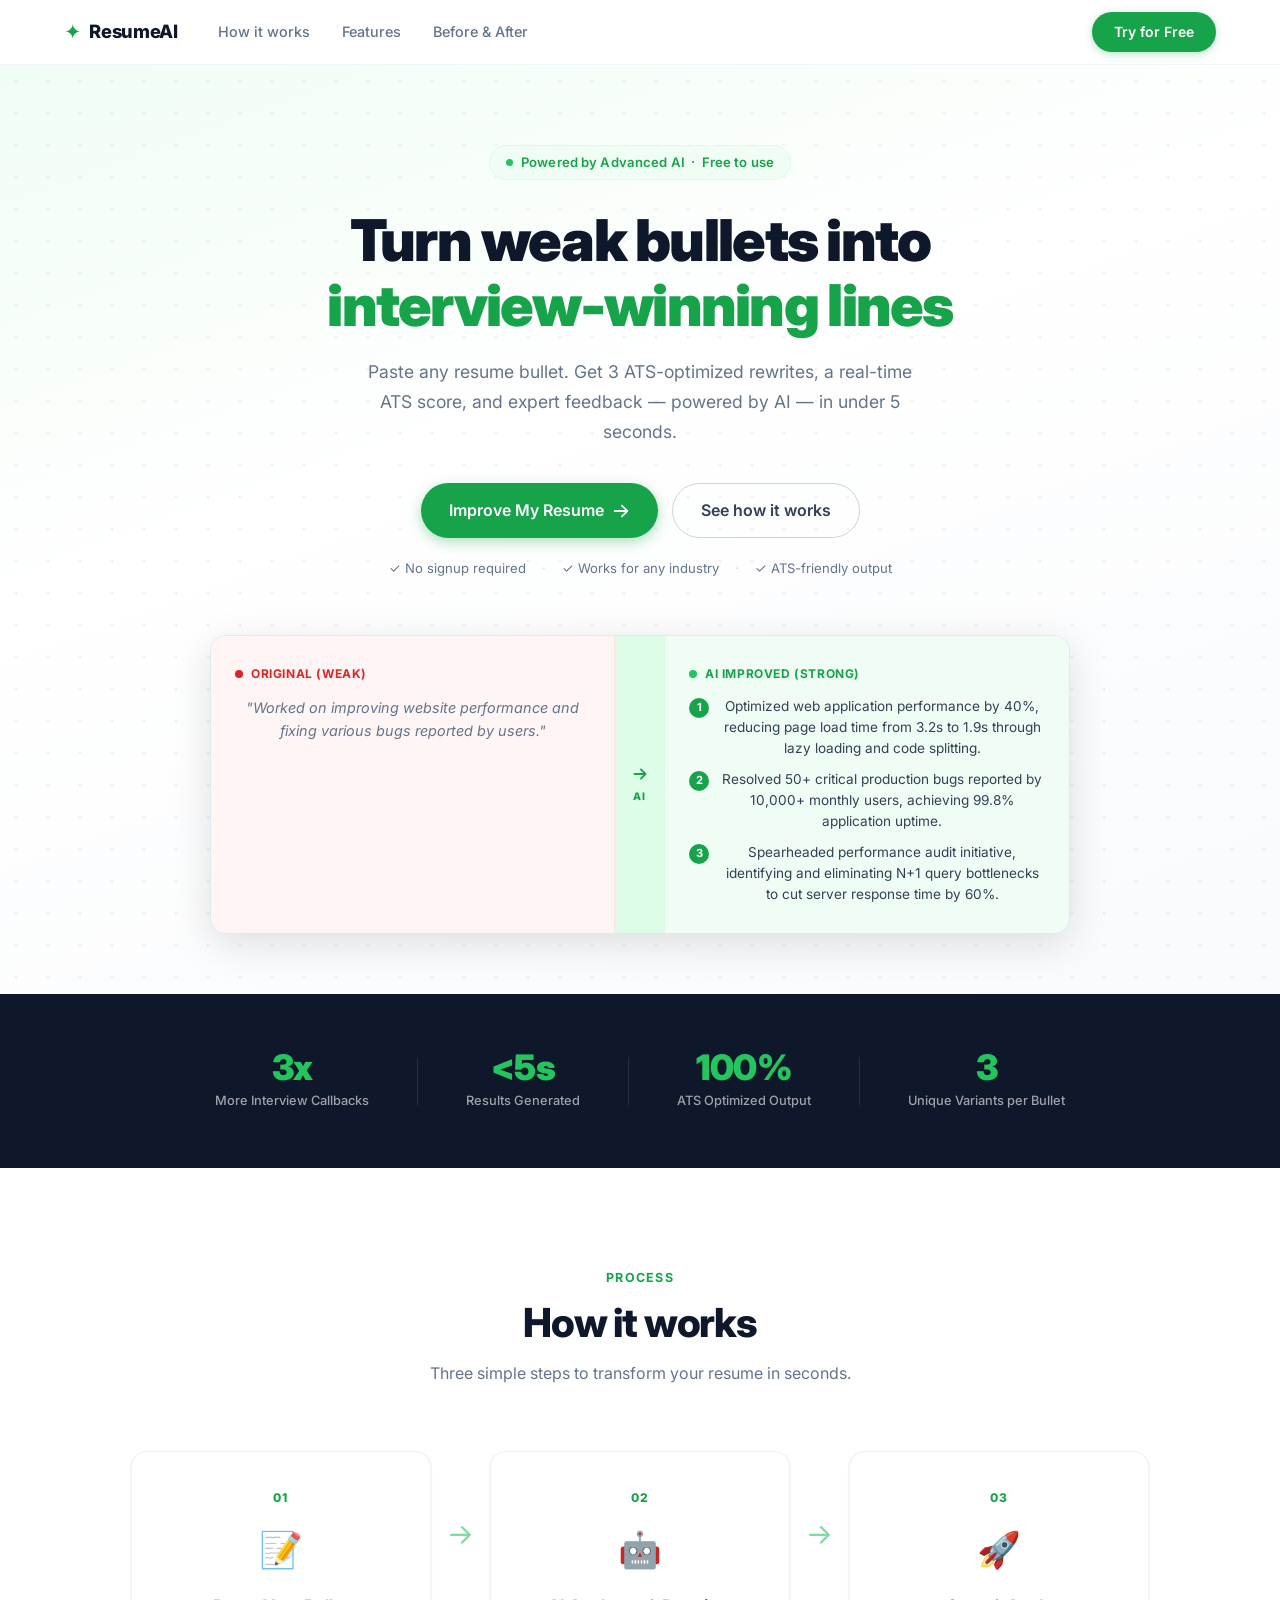
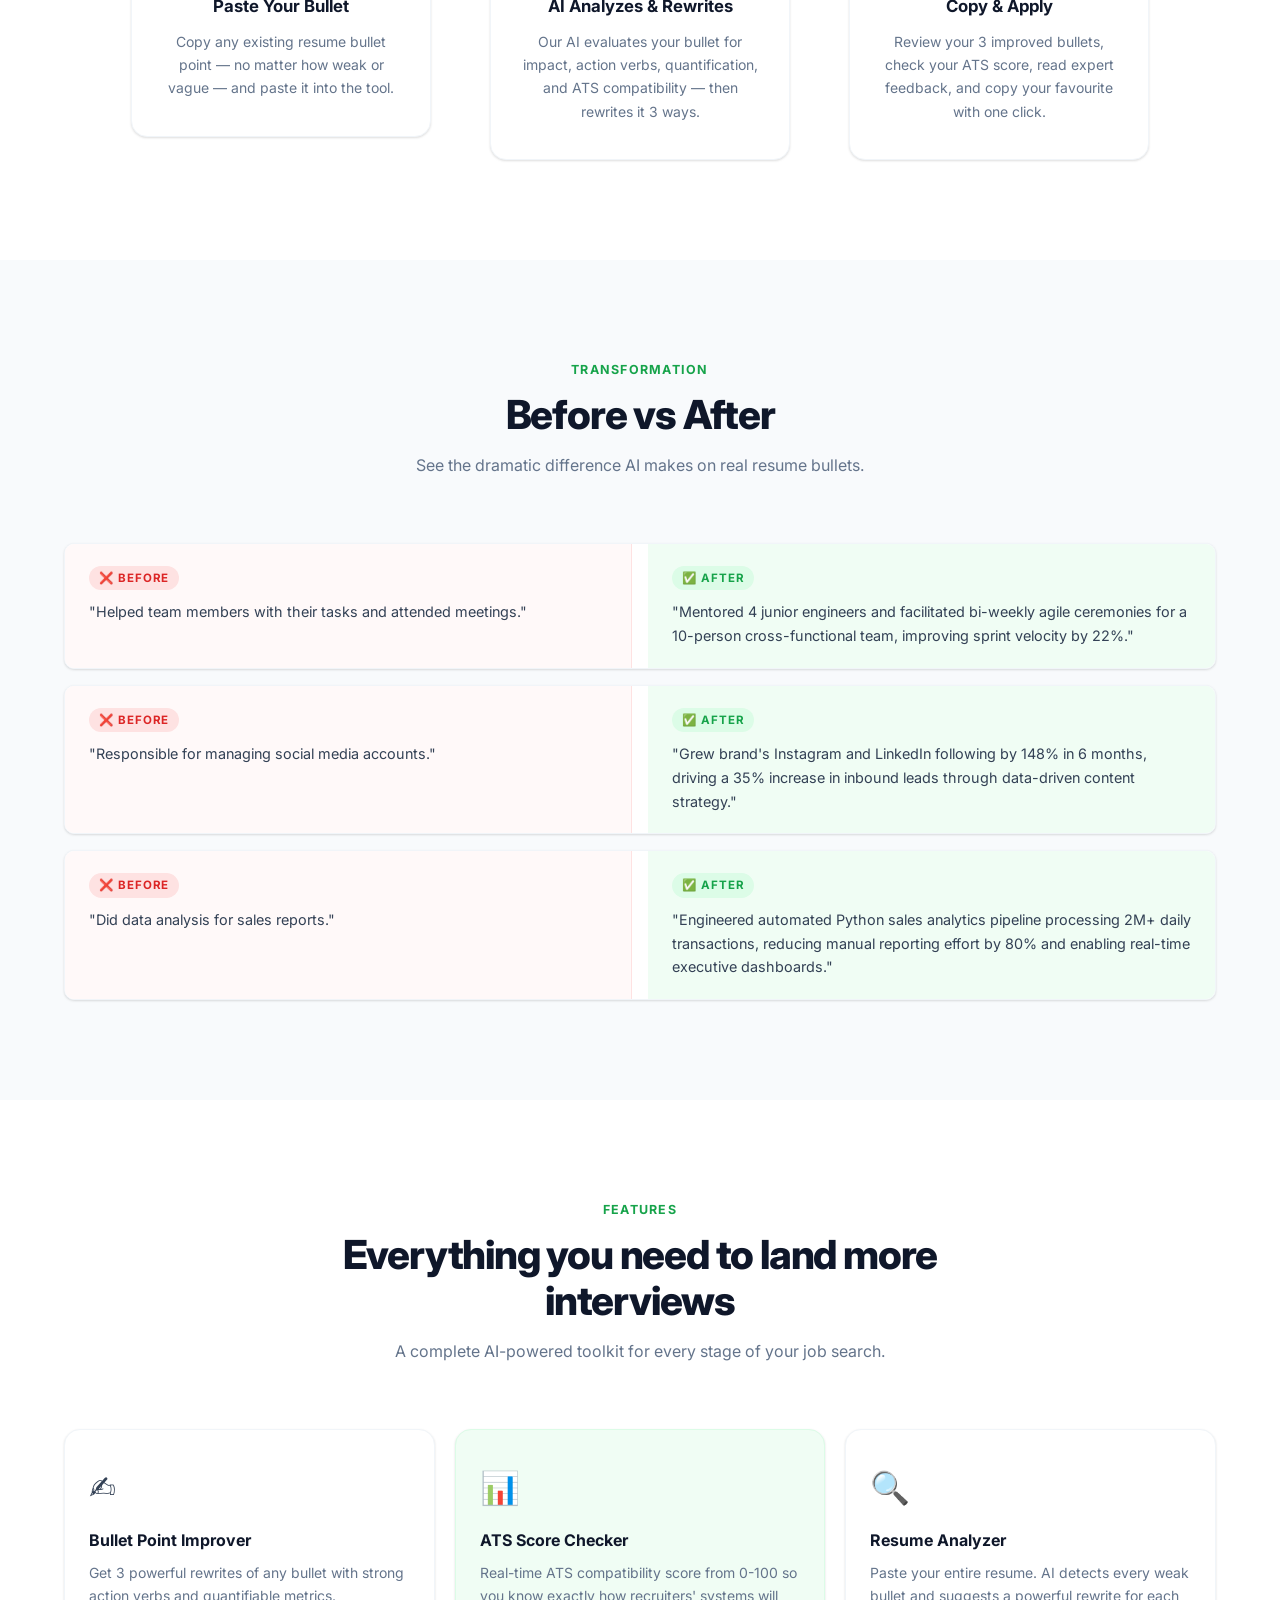
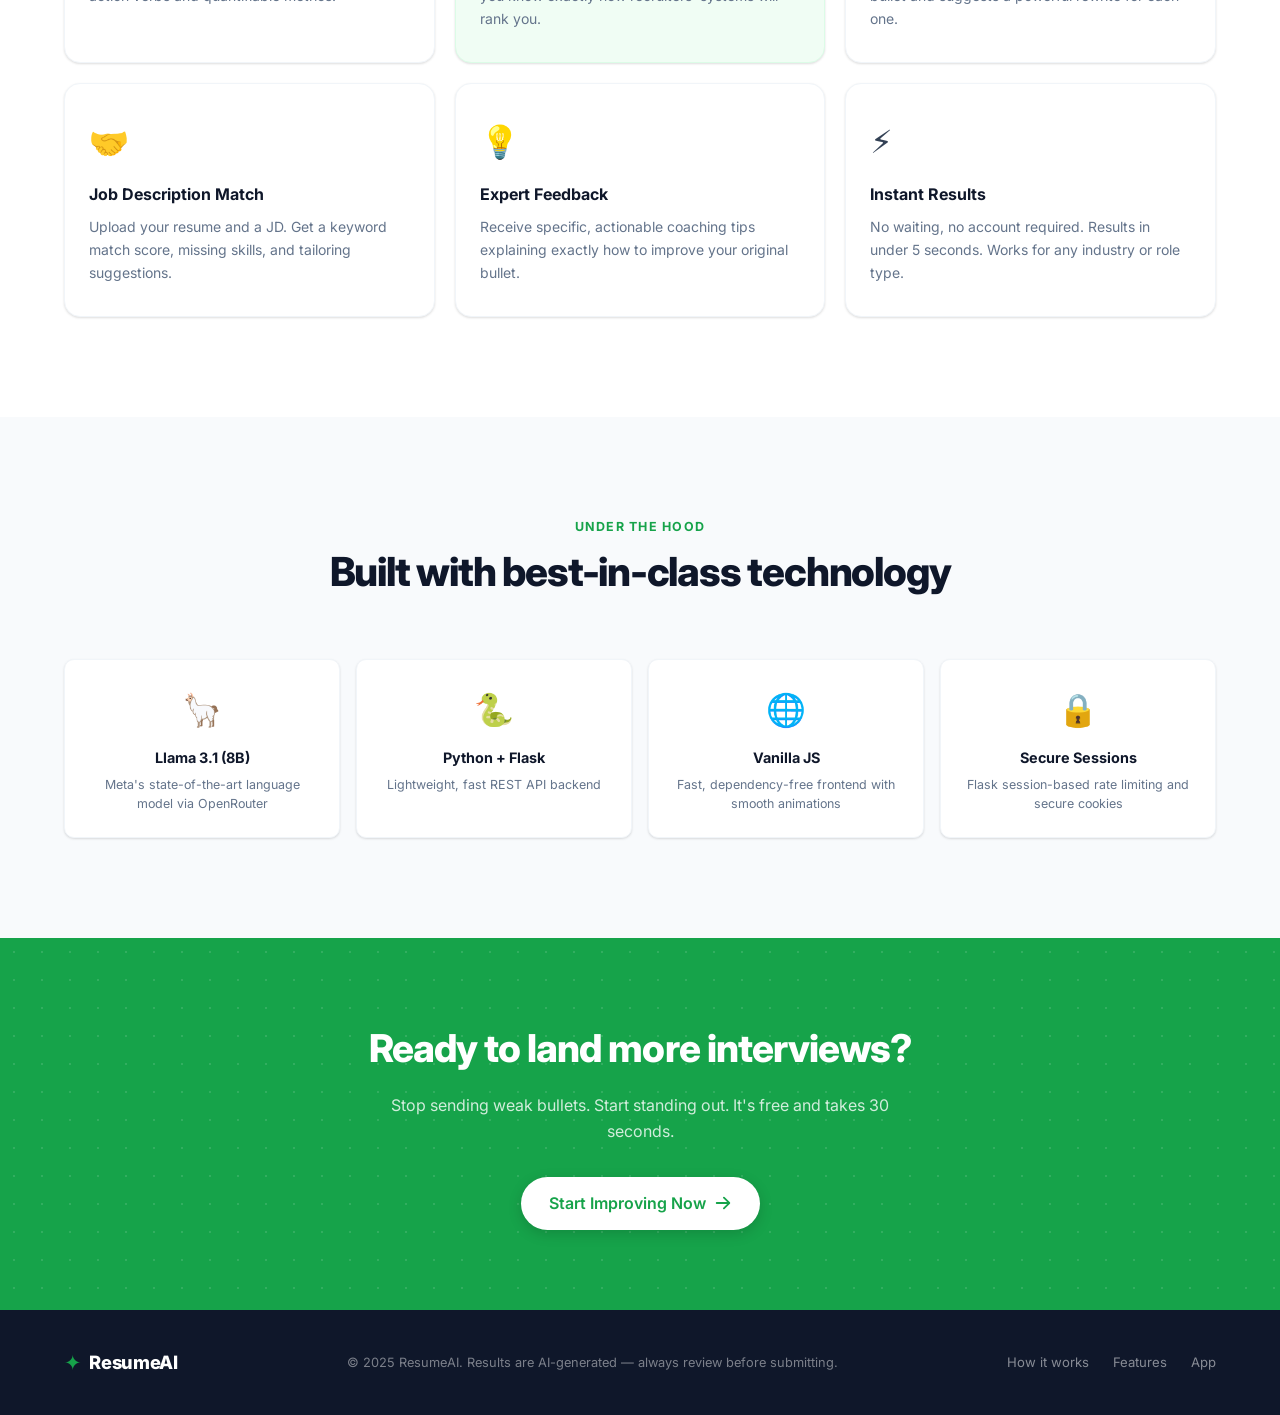
<file: frontend/index.html>
<!DOCTYPE html>
<html lang="en">
<head>
  <meta charset="UTF-8" />
  <meta name="viewport" content="width=device-width, initial-scale=1.0" />
  <meta name="description" content="Transform your resume bullet points into powerful, ATS-optimized career statements with AI. Get 3 improved bullets, an ATS score, and expert feedback in seconds." />
  <title>ResumeAI — Turn Weak Bullets Into Interview-Winning Lines</title>
<link rel="preconnect" href="https://fonts.googleapis.com" />
  <link href="https://fonts.googleapis.com/css2?family=Inter:wght@300;400;500;600;700;800;900&display=swap" rel="stylesheet" />
  <link rel="stylesheet" href="./landing.css" />
  <script>
    // Set backend URL from environment variable for Vercel deployment
    window.APP_BACKEND_URL = 'https://YOUR-RENDER-APP.onrender.com';
  </script>
</head>
<body>

  <header class="navbar" id="navbar">
    <div class="nav-inner">
      <a href="/" class="nav-logo" aria-label="ResumeAI home">
        <span class="logo-icon">✦</span>
        <span class="logo-text">ResumeAI</span>
      </a>
      <nav class="nav-links" aria-label="Main navigation">
        <a href="#how-it-works" class="nav-link">How it works</a>
        <a href="#features" class="nav-link">Features</a>
        <a href="#comparison" class="nav-link">Before &amp; After</a>
      </nav>
      <a href="./app.html" class="nav-cta" id="nav-cta-btn">Try for Free</a>
      <button class="nav-hamburger" id="hamburger" aria-label="Toggle menu" aria-expanded="false">
        <span></span><span></span><span></span>
      </button>
    </div>
    <div class="nav-mobile" id="nav-mobile">
      <a href="#how-it-works" class="nav-mobile-link">How it works</a>
      <a href="#features" class="nav-mobile-link">Features</a>
      <a href="#comparison" class="nav-mobile-link">Before &amp; After</a>
      <a href="./app.html" class="nav-mobile-link nav-mobile-cta">Try for Free →</a>
    </div>
  </header>

  <section class="hero" id="hero">
    <div class="hero-bg-dots" aria-hidden="true"></div>
    <div class="container hero-inner">
      <div class="hero-badge">
        <span class="badge-dot"></span>
        Powered by Advanced AI &nbsp;·&nbsp; Free to use
      </div>
      <h1 class="hero-title">
        Turn weak bullets into<br />
        <span class="highlight">interview-winning lines</span>
      </h1>
      <p class="hero-sub">
        Paste any resume bullet. Get 3 ATS-optimized rewrites, a real-time ATS score,
        and expert feedback — powered by AI — in under 5 seconds.
      </p>
      <div class="hero-actions">
        <a href="./app.html" class="btn btn-primary btn-lg" id="hero-cta-btn">
          Improve My Resume
          <svg class="btn-arrow" viewBox="0 0 20 20" fill="currentColor" aria-hidden="true">
            <path fill-rule="evenodd" d="M10.293 3.293a1 1 0 011.414 0l6 6a1 1 0 010 1.414l-6 6a1 1 0 01-1.414-1.414L14.586 11H3a1 1 0 110-2h11.586l-4.293-4.293a1 1 0 010-1.414z"/>
          </svg>
        </a>
        <a href="#how-it-works" class="btn btn-ghost btn-lg">See how it works</a>
      </div>
      <div class="hero-trust">
        <span class="trust-item">✓ No signup required</span>
        <span class="trust-sep">·</span>
        <span class="trust-item">✓ Works for any industry</span>
        <span class="trust-sep">·</span>
        <span class="trust-item">✓ ATS-friendly output</span>
      </div>
      <div class="demo-card">
        <div class="demo-col demo-before">
          <div class="demo-label demo-label-weak">
            <span class="demo-label-dot demo-label-dot--red"></span>
            Original (Weak)
          </div>
          <div class="demo-text demo-text-weak">
            "Worked on improving website performance and fixing various bugs reported by users."
          </div>
        </div>
        <div class="demo-arrow" aria-hidden="true">
          <svg viewBox="0 0 24 24" fill="none" stroke="currentColor">
            <path stroke-linecap="round" stroke-linejoin="round" stroke-width="2" d="M13 7l5 5m0 0l-5 5m5-5H6"/>
          </svg>
          <span>AI</span>
        </div>
        <div class="demo-col demo-after">
          <div class="demo-label demo-label-strong">
            <span class="demo-label-dot demo-label-dot--green"></span>
            AI Improved (Strong)
          </div>
          <div class="demo-bullets">
            <div class="demo-bullet">
              <span class="bullet-num">1</span>
              Optimized web application performance by 40%, reducing page load time from 3.2s to 1.9s through lazy loading and code splitting.
            </div>
            <div class="demo-bullet">
              <span class="bullet-num">2</span>
              Resolved 50+ critical production bugs reported by 10,000+ monthly users, achieving 99.8% application uptime.
            </div>
            <div class="demo-bullet">
              <span class="bullet-num">3</span>
              Spearheaded performance audit initiative, identifying and eliminating N+1 query bottlenecks to cut server response time by 60%.
            </div>
          </div>
        </div>
      </div>
    </div>
  </section>

  <section class="stats-strip" aria-label="Key statistics">
    <div class="container stats-inner">
      <div class="stat-item"><span class="stat-num">3x</span><span class="stat-label">More Interview Callbacks</span></div>
      <div class="stat-divider" aria-hidden="true"></div>
      <div class="stat-item"><span class="stat-num">&lt;5s</span><span class="stat-label">Results Generated</span></div>
      <div class="stat-divider" aria-hidden="true"></div>
      <div class="stat-item"><span class="stat-num">100%</span><span class="stat-label">ATS Optimized Output</span></div>
      <div class="stat-divider" aria-hidden="true"></div>
      <div class="stat-item"><span class="stat-num">3</span><span class="stat-label">Unique Variants per Bullet</span></div>
    </div>
  </section>

  <section class="section" id="how-it-works">
    <div class="container">
      <div class="section-header">
        <div class="section-eyebrow">Process</div>
        <h2 class="section-title">How it works</h2>
        <p class="section-sub">Three simple steps to transform your resume in seconds.</p>
      </div>
      <div class="steps-grid">
        <div class="step-card">
          <div class="step-num">01</div>
          <div class="step-icon">📝</div>
          <h3 class="step-title">Paste Your Bullet</h3>
          <p class="step-desc">Copy any existing resume bullet point — no matter how weak or vague — and paste it into the tool.</p>
        </div>
        <div class="step-connector" aria-hidden="true">→</div>
        <div class="step-card">
          <div class="step-num">02</div>
          <div class="step-icon">🤖</div>
          <h3 class="step-title">AI Analyzes &amp; Rewrites</h3>
          <p class="step-desc">Our AI evaluates your bullet for impact, action verbs, quantification, and ATS compatibility — then rewrites it 3 ways.</p>
        </div>
        <div class="step-connector" aria-hidden="true">→</div>
        <div class="step-card">
          <div class="step-num">03</div>
          <div class="step-icon">🚀</div>
          <h3 class="step-title">Copy &amp; Apply</h3>
          <p class="step-desc">Review your 3 improved bullets, check your ATS score, read expert feedback, and copy your favourite with one click.</p>
        </div>
      </div>
    </div>
  </section>

  <section class="section section-gray" id="comparison">
    <div class="container">
      <div class="section-header">
        <div class="section-eyebrow">Transformation</div>
        <h2 class="section-title">Before vs After</h2>
        <p class="section-sub">See the dramatic difference AI makes on real resume bullets.</p>
      </div>
      <div class="comparison-list">
        <div class="comp-row">
          <div class="comp-col comp-col-before">
            <div class="comp-tag comp-tag-before">❌ Before</div>
            <p class="comp-text">"Helped team members with their tasks and attended meetings."</p>
          </div>
          <div class="comp-col comp-col-after">
            <div class="comp-tag comp-tag-after">✅ After</div>
            <p class="comp-text">"Mentored 4 junior engineers and facilitated bi-weekly agile ceremonies for a 10-person cross-functional team, improving sprint velocity by 22%."</p>
          </div>
        </div>
        <div class="comp-row">
          <div class="comp-col comp-col-before">
            <div class="comp-tag comp-tag-before">❌ Before</div>
            <p class="comp-text">"Responsible for managing social media accounts."</p>
          </div>
          <div class="comp-col comp-col-after">
            <div class="comp-tag comp-tag-after">✅ After</div>
            <p class="comp-text">"Grew brand's Instagram and LinkedIn following by 148% in 6 months, driving a 35% increase in inbound leads through data-driven content strategy."</p>
          </div>
        </div>
        <div class="comp-row">
          <div class="comp-col comp-col-before">
            <div class="comp-tag comp-tag-before">❌ Before</div>
            <p class="comp-text">"Did data analysis for sales reports."</p>
          </div>
          <div class="comp-col comp-col-after">
            <div class="comp-tag comp-tag-after">✅ After</div>
            <p class="comp-text">"Engineered automated Python sales analytics pipeline processing 2M+ daily transactions, reducing manual reporting effort by 80% and enabling real-time executive dashboards."</p>
          </div>
        </div>
      </div>
    </div>
  </section>

  <section class="section" id="features">
    <div class="container">
      <div class="section-header">
        <div class="section-eyebrow">Features</div>
        <h2 class="section-title">Everything you need to land more interviews</h2>
        <p class="section-sub">A complete AI-powered toolkit for every stage of your job search.</p>
      </div>
      <div class="features-grid">
        <div class="feature-card"><div class="feature-icon">✍️</div><h3 class="feature-title">Bullet Point Improver</h3><p class="feature-desc">Get 3 powerful rewrites of any bullet with strong action verbs and quantifiable metrics.</p></div>
        <div class="feature-card feature-card-accent"><div class="feature-icon">📊</div><h3 class="feature-title">ATS Score Checker</h3><p class="feature-desc">Real-time ATS compatibility score from 0-100 so you know exactly how recruiters' systems will rank you.</p></div>
        <div class="feature-card"><div class="feature-icon">🔍</div><h3 class="feature-title">Resume Analyzer</h3><p class="feature-desc">Paste your entire resume. AI detects every weak bullet and suggests a powerful rewrite for each one.</p></div>
        <div class="feature-card"><div class="feature-icon">🤝</div><h3 class="feature-title">Job Description Match</h3><p class="feature-desc">Upload your resume and a JD. Get a keyword match score, missing skills, and tailoring suggestions.</p></div>
        <div class="feature-card"><div class="feature-icon">💡</div><h3 class="feature-title">Expert Feedback</h3><p class="feature-desc">Receive specific, actionable coaching tips explaining exactly how to improve your original bullet.</p></div>
        <div class="feature-card"><div class="feature-icon">⚡</div><h3 class="feature-title">Instant Results</h3><p class="feature-desc">No waiting, no account required. Results in under 5 seconds. Works for any industry or role type.</p></div>
      </div>
    </div>
  </section>

  <section class="section section-gray" id="tech">
    <div class="container">
      <div class="section-header">
        <div class="section-eyebrow">Under the Hood</div>
        <h2 class="section-title">Built with best-in-class technology</h2>
      </div>
      <div class="tech-grid">
        <div class="tech-card"><div class="tech-icon">🦙</div><div class="tech-name">Llama 3.1 (8B)</div><div class="tech-desc">Meta's state-of-the-art language model via OpenRouter</div></div>
        <div class="tech-card"><div class="tech-icon">🐍</div><div class="tech-name">Python + Flask</div><div class="tech-desc">Lightweight, fast REST API backend</div></div>
        <div class="tech-card"><div class="tech-icon">🌐</div><div class="tech-name">Vanilla JS</div><div class="tech-desc">Fast, dependency-free frontend with smooth animations</div></div>
        <div class="tech-card"><div class="tech-icon">🔒</div><div class="tech-name">Secure Sessions</div><div class="tech-desc">Flask session-based rate limiting and secure cookies</div></div>
      </div>
    </div>
  </section>

  <section class="cta-strip">
    <div class="container cta-strip-inner">
      <h2 class="cta-title">Ready to land more interviews?</h2>
      <p class="cta-sub">Stop sending weak bullets. Start standing out. It's free and takes 30 seconds.</p>
      <a href="./app.html" class="btn btn-primary btn-lg btn-white" id="footer-cta-btn">
        Start Improving Now
        <svg class="btn-arrow" viewBox="0 0 20 20" fill="currentColor" aria-hidden="true">
          <path fill-rule="evenodd" d="M10.293 3.293a1 1 0 011.414 0l6 6a1 1 0 010 1.414l-6 6a1 1 0 01-1.414-1.414L14.586 11H3a1 1 0 110-2h11.586l-4.293-4.293a1 1 0 010-1.414z"/>
        </svg>
      </a>
    </div>
  </section>

  <footer class="footer" role="contentinfo">
    <div class="container footer-inner">
      <div class="footer-brand">
        <span class="logo-icon">✦</span>
        <span class="logo-text">ResumeAI</span>
      </div>
      <p class="footer-copy">© 2025 ResumeAI. Results are AI-generated — always review before submitting.</p>
      <nav class="footer-links" aria-label="Footer navigation">
        <a href="#how-it-works" class="footer-link">How it works</a>
        <a href="#features" class="footer-link">Features</a>
        <a href="./app.html" class="footer-link">App</a>
      </nav>
    </div>
  </footer>

  <script src="./landing.js"></script>
</body>
</html>
</file>
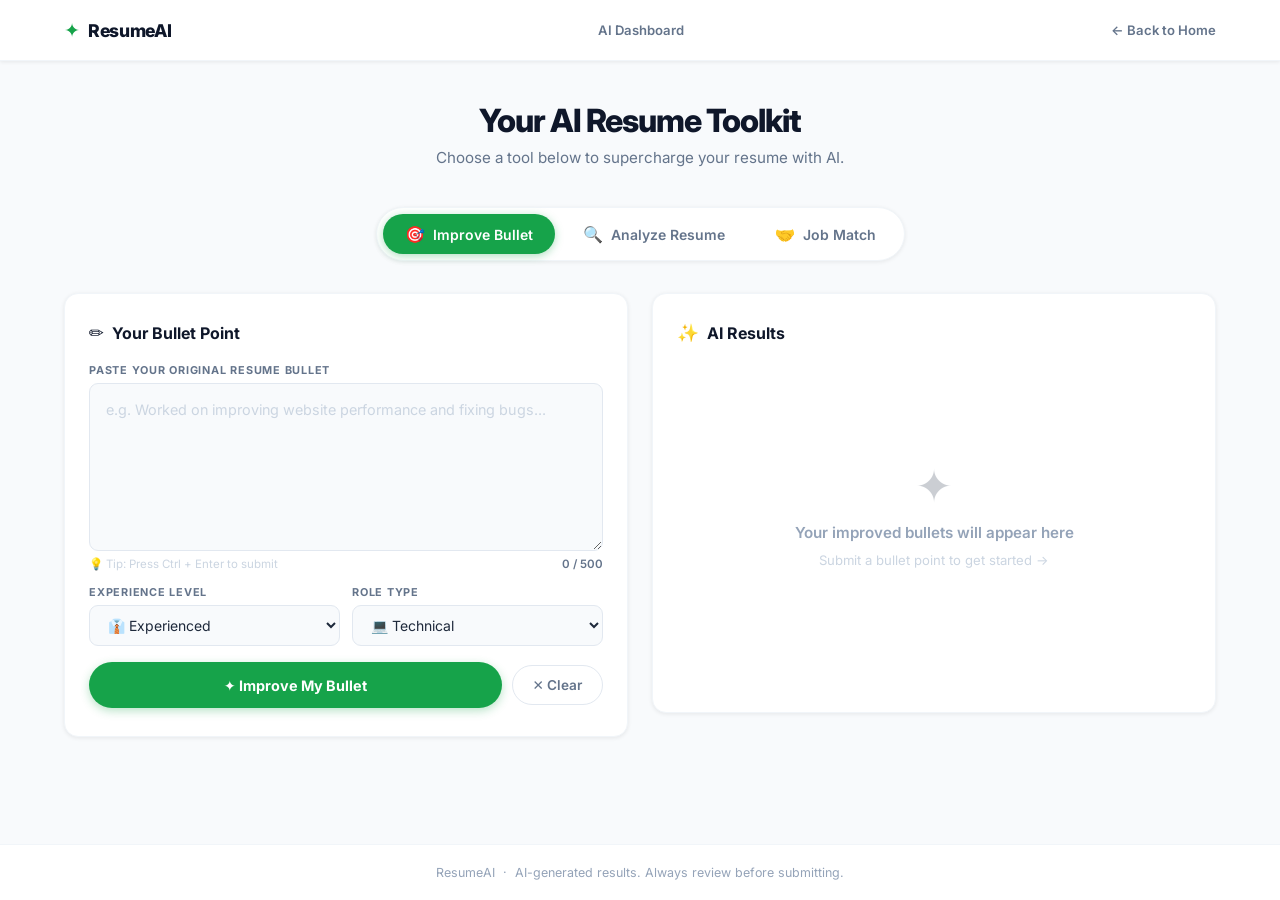
<file: frontend/app.html>
<!DOCTYPE html>
<html lang="en">
<head>
  <meta charset="UTF-8" />
  <meta name="viewport" content="width=device-width, initial-scale=1.0" />
  <meta name="description" content="AI Resume Bullet Improver — Improve bullets, analyze your resume, and match job descriptions." />
  <title>ResumeAI — Dashboard</title>
  <link rel="preconnect" href="https://fonts.googleapis.com" />
  <link href="https://fonts.googleapis.com/css2?family=Inter:wght@300;400;500;600;700;800&display=swap" rel="stylesheet" />
<link rel="stylesheet" href="./app.css" />
  <script>
    // Set backend URL from environment variable for Vercel deployment
    window.APP_BACKEND_URL = 'https://YOUR-RENDER-APP.onrender.com';
  </script>
</head>
<body>

  <header class="app-navbar">
    <div class="app-nav-inner">
      <a href="./index.html" class="app-logo" aria-label="Back to landing page">
        <span class="logo-icon">✦</span>
        <span class="logo-text">ResumeAI</span>
      </a>
      <span class="app-nav-title">AI Dashboard</span>
      <a href="./index.html" class="app-nav-back">← Back to Home</a>
    </div>
  </header>

  <main class="app-main">
    <div class="app-header">
      <h1 class="app-title">Your AI Resume Toolkit</h1>
      <p class="app-subtitle">Choose a tool below to supercharge your resume with AI.</p>
    </div>

    <nav class="tab-nav" role="tablist" aria-label="Resume tools">
      <button class="tab-btn active" id="tab-btn-improve" role="tab" aria-selected="true"
              aria-controls="tab-improve" onclick="switchTab('improve')">
        <span class="tab-icon">🎯</span>
        <span class="tab-label">Improve Bullet</span>
      </button>
      <button class="tab-btn" id="tab-btn-analyze" role="tab" aria-selected="false"
              aria-controls="tab-analyze" onclick="switchTab('analyze')">
        <span class="tab-icon">🔍</span>
        <span class="tab-label">Analyze Resume</span>
      </button>
      <button class="tab-btn" id="tab-btn-match" role="tab" aria-selected="false"
              aria-controls="tab-match" onclick="switchTab('match')">
        <span class="tab-icon">🤝</span>
        <span class="tab-label">Job Match</span>
      </button>
    </nav>

    <!-- TAB 1: IMPROVE BULLET -->
    <div id="tab-improve" class="tab-panel active" role="tabpanel" aria-labelledby="tab-btn-improve">
      <div class="two-col-grid">
        <section class="panel" aria-labelledby="improve-input-title">
          <h2 class="panel-title" id="improve-input-title">
            <span class="panel-icon">✏️</span> Your Bullet Point
          </h2>
          <div class="field-group">
            <label class="field-label" for="bullet-input">PASTE YOUR ORIGINAL RESUME BULLET</label>
            <textarea id="bullet-input" class="textarea" rows="6" maxlength="500"
              placeholder="e.g. Worked on improving website performance and fixing bugs..."
              aria-describedby="bullet-char-count"></textarea>
            <div class="textarea-footer">
              <span class="field-tip">💡 Tip: Press Ctrl + Enter to submit</span>
              <span id="bullet-char-count" class="char-count">0 / 500</span>
            </div>
          </div>
          <div class="field-row">
            <div class="field-group">
              <label class="field-label" for="level-select">EXPERIENCE LEVEL</label>
              <select id="level-select" class="select">
                <option value="experienced">👔 Experienced</option>
                <option value="fresher">🎓 Fresher / Entry-level</option>
              </select>
            </div>
            <div class="field-group">
              <label class="field-label" for="role-select">ROLE TYPE</label>
              <select id="role-select" class="select">
                <option value="tech">💻 Technical</option>
                <option value="non-tech">📢 Non-Technical</option>
              </select>
            </div>
          </div>
          <div class="action-row">
            <button id="improve-btn" class="btn-submit" onclick="improveBullet()">
              <span id="improve-btn-text">✦ Improve My Bullet</span>
              <span id="improve-btn-loader" class="spinner hidden" aria-hidden="true"></span>
            </button>
            <button class="btn-clear" onclick="clearImprove()">✕ Clear</button>
          </div>
          <div id="improve-error" class="error-box hidden" role="alert"></div>
        </section>

        <section class="panel results-panel" aria-labelledby="improve-results-title" id="improve-results-section">
          <h2 class="panel-title" id="improve-results-title">
            <span class="panel-icon">✨</span> AI Results
          </h2>
          <div id="improve-placeholder" class="placeholder-state">
            <div class="placeholder-icon">✦</div>
            <p class="placeholder-text">Your improved bullets will appear here</p>
            <p class="placeholder-hint">Submit a bullet point to get started →</p>
          </div>
          <div id="improve-results" class="hidden">
            <div class="score-section" aria-label="ATS Score">
              <div class="score-ring-wrap">
                <svg class="score-svg" viewBox="0 0 100 100" aria-hidden="true">
                  <circle class="score-track" cx="50" cy="50" r="40"/>
                  <circle class="score-fill" id="score-fill" cx="50" cy="50" r="40"
                          stroke-dasharray="251" stroke-dashoffset="251"/>
                </svg>
                <div class="score-label">
                  <span id="score-value" class="score-num">0</span>
                  <span class="score-unit">/100</span>
                </div>
              </div>
              <div class="score-info">
                <div class="score-title">ATS Score</div>
                <div id="score-desc" class="score-desc"></div>
                <div class="score-bar-track"><div id="score-bar" class="score-bar"></div></div>
                <div class="score-legend">
                  <span class="legend-item legend-low">0–49 Weak</span>
                  <span class="legend-item legend-mid">50–74 Good</span>
                  <span class="legend-item legend-high">75+ Strong</span>
                </div>
              </div>
            </div>
            <div class="results-section-hd">
              <h3 class="results-section-title">✦ Improved Bullets</h3>
              <button class="btn-copy-all" id="copy-all-btn" onclick="copyAll()">⎘ Copy All</button>
            </div>
            <ol id="bullets-list" class="bullets-list"></ol>
            <div class="results-section-hd" style="margin-top:1.5rem">
              <h3 class="results-section-title">💡 Expert Feedback</h3>
              <span id="feedback-count" class="badge-count"></span>
            </div>
            <ul id="feedback-list" class="feedback-list"></ul>
            <button class="btn-reset" onclick="resetImprove()">↩ Try Another Bullet</button>
          </div>
        </section>
      </div>
    </div>

    <!-- TAB 2: ANALYZE RESUME -->
    <div id="tab-analyze" class="tab-panel hidden" role="tabpanel" aria-labelledby="tab-btn-analyze">
      <div class="two-col-grid">
        <section class="panel" aria-labelledby="analyze-input-title">
          <h2 class="panel-title" id="analyze-input-title">
            <span class="panel-icon">📄</span> Your Resume
          </h2>
          <div class="field-group">
            <label class="field-label" for="resume-input">PASTE YOUR FULL RESUME TEXT</label>
            <textarea id="resume-input" class="textarea" rows="12" maxlength="3000"
              placeholder="Paste your complete resume text here..."></textarea>
            <div class="textarea-footer">
              <span class="field-tip">💡 Focus on the experience section for best results</span>
              <span id="resume-char-count" class="char-count">0 / 3000</span>
            </div>
          </div>
          <div class="action-row">
            <button id="analyze-btn" class="btn-submit" onclick="analyzeResume()">
              <span id="analyze-btn-text">🔍 Analyze Resume</span>
              <span id="analyze-btn-loader" class="spinner hidden" aria-hidden="true"></span>
            </button>
            <button class="btn-clear" onclick="clearAnalyze()">✕ Clear</button>
          </div>
          <div id="analyze-error" class="error-box hidden" role="alert"></div>
        </section>

        <section class="panel results-panel" aria-labelledby="analyze-results-title" id="analyze-results-section">
          <h2 class="panel-title" id="analyze-results-title">
            <span class="panel-icon">📋</span> Analysis Results
          </h2>
          <div id="analyze-placeholder" class="placeholder-state">
            <div class="placeholder-icon">🔍</div>
            <p class="placeholder-text">Weak bullets will be detected here</p>
            <p class="placeholder-hint">Paste your resume to start analysis →</p>
          </div>
          <div id="analyze-results" class="hidden">
            <div class="results-section-hd">
              <h3 class="results-section-title">📋 Identified Weaknesses</h3>
              <span id="analyze-count" class="badge-count"></span>
            </div>
            <div id="analysis-list" class="analysis-list"></div>
            <button class="btn-reset" onclick="resetAnalyze()">↩ Analyze Another Resume</button>
          </div>
        </section>
      </div>
    </div>

    <!-- TAB 3: JOB DESCRIPTION MATCH -->
    <div id="tab-match" class="tab-panel hidden" role="tabpanel" aria-labelledby="tab-btn-match">
      <div class="two-col-grid">
        <section class="panel" aria-labelledby="match-input-title">
          <h2 class="panel-title" id="match-input-title">
            <span class="panel-icon">🤝</span> Match Inputs
          </h2>
          <div class="field-group">
            <label class="field-label" for="match-resume-input">YOUR RESUME TEXT</label>
            <textarea id="match-resume-input" class="textarea" rows="6" maxlength="3000"
              placeholder="Paste your resume text here..."></textarea>
          </div>
          <div class="field-group" style="margin-top:1rem">
            <label class="field-label" for="match-jd-input">JOB DESCRIPTION</label>
            <textarea id="match-jd-input" class="textarea" rows="6" maxlength="3000"
              placeholder="Paste the job description here..."></textarea>
          </div>
          <div class="action-row">
            <button id="match-btn" class="btn-submit" onclick="matchJob()">
              <span id="match-btn-text">⚙️ Calculate Match</span>
              <span id="match-btn-loader" class="spinner hidden" aria-hidden="true"></span>
            </button>
            <button class="btn-clear" onclick="clearMatch()">✕ Clear</button>
          </div>
          <div id="match-error" class="error-box hidden" role="alert"></div>
        </section>

        <section class="panel results-panel" aria-labelledby="match-results-title" id="match-results-section">
          <h2 class="panel-title" id="match-results-title">
            <span class="panel-icon">📊</span> Match Results
          </h2>
          <div id="match-placeholder" class="placeholder-state">
            <div class="placeholder-icon">🤝</div>
            <p class="placeholder-text">Your match score will appear here</p>
            <p class="placeholder-hint">Paste resume &amp; JD to analyze →</p>
          </div>
          <div id="match-results" class="hidden">
            <div class="score-section" aria-label="Match Score">
              <div class="score-ring-wrap">
                <svg class="score-svg" viewBox="0 0 100 100" aria-hidden="true">
                  <circle class="score-track" cx="50" cy="50" r="40"/>
                  <circle class="score-fill" id="match-score-fill" cx="50" cy="50" r="40"
                          stroke-dasharray="251" stroke-dashoffset="251"/>
                </svg>
                <div class="score-label">
                  <span id="match-score-value" class="score-num">0</span>
                  <span class="score-unit">%</span>
                </div>
              </div>
              <div class="score-info">
                <div class="score-title">Match Score</div>
                <p id="match-score-desc" class="score-desc"></p>
                <div class="score-bar-track"><div id="match-score-bar" class="score-bar"></div></div>
              </div>
            </div>
            <div class="results-section-hd" style="margin-top:1.5rem">
              <h3 class="results-section-title">🔴 Missing Keywords</h3>
            </div>
            <div id="keywords-list" class="keywords-wrap"></div>
            <div class="results-section-hd" style="margin-top:1.5rem">
              <h3 class="results-section-title">💡 Suggestions</h3>
            </div>
            <ul id="suggestions-list" class="feedback-list"></ul>
            <button class="btn-reset" onclick="resetMatch()">↩ Test Another JD</button>
          </div>
        </section>
      </div>
    </div>
  </main>

  <footer class="app-footer">
    <p>ResumeAI &nbsp;·&nbsp; AI-generated results. Always review before submitting.</p>
  </footer>

  <script src="./app.js"></script>
</body>
</html>
</file>
<file: frontend/landing.css>
/* ============================================================
   landing.css — Premium Light-theme SaaS Landing Page
   ============================================================ */

/* ── Reset & Base ─────────────────────────────────────────── */
*, *::before, *::after { box-sizing: border-box; margin: 0; padding: 0; }

:root {
  --green:        #16a34a;
  --green-light:  #22c55e;
  --green-pale:   #f0fdf4;
  --green-dim:    #dcfce7;
  --gray-900:     #0f172a;
  --gray-700:     #334155;
  --gray-500:     #64748b;
  --gray-300:     #cbd5e1;
  --gray-100:     #f1f5f9;
  --gray-50:      #f8fafc;
  --white:        #ffffff;
  --shadow-sm:    0 1px 3px rgba(0,0,0,.08), 0 1px 2px rgba(0,0,0,.06);
  --shadow-md:    0 4px 16px rgba(0,0,0,.10);
  --shadow-lg:    0 10px 40px rgba(0,0,0,.12);
  --radius:       16px;
  --radius-sm:    10px;
  --font:         'Inter', system-ui, sans-serif;
  --transition:   .25s cubic-bezier(.4,0,.2,1);
}

html { scroll-behavior: smooth; }

body {
  font-family: var(--font);
  color: var(--gray-700);
  background: var(--white);
  line-height: 1.6;
  -webkit-font-smoothing: antialiased;
}

.container {
  max-width: 1200px;
  margin: 0 auto;
  padding: 0 24px;
}

img { max-width: 100%; }
a { text-decoration: none; }

/* ── Buttons ──────────────────────────────────────────────── */
.btn {
  display: inline-flex;
  align-items: center;
  gap: 8px;
  font-family: var(--font);
  font-weight: 600;
  border-radius: 50px;
  border: none;
  cursor: pointer;
  transition: var(--transition);
  text-decoration: none;
  white-space: nowrap;
}
.btn-lg  { padding: 14px 28px; font-size: 1rem; }
.btn-primary {
  background: var(--green);
  color: var(--white);
  box-shadow: 0 4px 14px rgba(22,163,74,.35);
}
.btn-primary:hover {
  background: #15803d;
  transform: translateY(-2px);
  box-shadow: 0 8px 24px rgba(22,163,74,.40);
}
.btn-ghost {
  background: transparent;
  color: var(--gray-700);
  border: 1.5px solid var(--gray-300);
}
.btn-ghost:hover {
  border-color: var(--green);
  color: var(--green);
  transform: translateY(-1px);
}
.btn-white {
  background: var(--white);
  color: var(--green);
  box-shadow: 0 4px 14px rgba(0,0,0,.15);
}
.btn-white:hover { transform: translateY(-2px); box-shadow: 0 8px 24px rgba(0,0,0,.2); }
.btn-arrow { width: 18px; height: 18px; transition: transform var(--transition); }
.btn-primary:hover .btn-arrow,
.btn-white:hover .btn-arrow { transform: translateX(4px); }

/* ── Navbar ───────────────────────────────────────────────── */
.navbar {
  position: sticky;
  top: 0;
  z-index: 100;
  background: rgba(255,255,255,.92);
  backdrop-filter: blur(12px);
  border-bottom: 1px solid var(--gray-100);
  transition: box-shadow var(--transition);
}
.navbar.scrolled { box-shadow: var(--shadow-md); }

.nav-inner {
  max-width: 1200px;
  margin: 0 auto;
  padding: 0 24px;
  height: 64px;
  display: flex;
  align-items: center;
  gap: 40px;
}

.nav-logo {
  display: flex;
  align-items: center;
  gap: 8px;
  text-decoration: none;
  flex-shrink: 0;
}
.logo-icon { font-size: 1.3rem; color: var(--green); }
.logo-text  { font-size: 1.15rem; font-weight: 800; color: var(--gray-900); letter-spacing: -.02em; }

.nav-links {
  display: flex;
  gap: 32px;
  flex: 1;
}
.nav-link {
  font-size: .9rem;
  font-weight: 500;
  color: var(--gray-500);
  transition: color var(--transition);
}
.nav-link:hover { color: var(--green); }

.nav-cta {
  margin-left: auto;
  background: var(--green);
  color: var(--white);
  padding: 9px 22px;
  border-radius: 50px;
  font-size: .875rem;
  font-weight: 600;
  transition: var(--transition);
  box-shadow: 0 2px 8px rgba(22,163,74,.3);
}
.nav-cta:hover { background: #15803d; transform: translateY(-1px); }

.nav-hamburger {
  display: none;
  flex-direction: column;
  gap: 5px;
  background: none;
  border: none;
  cursor: pointer;
  margin-left: auto;
  padding: 4px;
}
.nav-hamburger span {
  display: block;
  width: 22px;
  height: 2px;
  background: var(--gray-700);
  border-radius: 2px;
  transition: var(--transition);
}
.nav-mobile {
  display: none;
  flex-direction: column;
  padding: 12px 24px 20px;
  border-top: 1px solid var(--gray-100);
  gap: 4px;
}
.nav-mobile.open { display: flex; }
.nav-mobile-link {
  font-size: .95rem;
  font-weight: 500;
  color: var(--gray-700);
  padding: 10px 0;
  border-bottom: 1px solid var(--gray-100);
}
.nav-mobile-cta {
  color: var(--green);
  font-weight: 700;
  border-bottom: none;
  margin-top: 4px;
}

/* ── Hero ─────────────────────────────────────────────────── */
.hero {
  position: relative;
  overflow: hidden;
  background: linear-gradient(160deg, #f0fdf4 0%, #ffffff 40%, #f8fafc 100%);
  padding: 80px 0 60px;
}
.hero-bg-dots {
  position: absolute;
  inset: 0;
  background-image: radial-gradient(var(--gray-300) 1px, transparent 1px);
  background-size: 32px 32px;
  opacity: .35;
  pointer-events: none;
}
.hero-inner {
  position: relative;
  display: flex;
  flex-direction: column;
  align-items: center;
  text-align: center;
}
.hero-badge {
  display: inline-flex;
  align-items: center;
  gap: 8px;
  background: var(--green-pale);
  border: 1px solid var(--green-dim);
  color: var(--green);
  font-size: .82rem;
  font-weight: 600;
  padding: 6px 16px;
  border-radius: 50px;
  margin-bottom: 28px;
  letter-spacing: .01em;
}
.badge-dot {
  width: 7px; height: 7px;
  background: var(--green-light);
  border-radius: 50%;
  animation: pulse-dot 2s ease-in-out infinite;
}
@keyframes pulse-dot {
  0%,100% { opacity: 1; transform: scale(1); }
  50% { opacity: .5; transform: scale(.7); }
}
.hero-title {
  font-size: clamp(2.2rem, 5vw, 3.6rem);
  font-weight: 900;
  color: var(--gray-900);
  line-height: 1.12;
  letter-spacing: -.03em;
  max-width: 760px;
  margin-bottom: 20px;
}
.highlight {
  color: var(--green);
  position: relative;
}
.hero-sub {
  font-size: 1.1rem;
  color: var(--gray-500);
  max-width: 580px;
  line-height: 1.7;
  margin-bottom: 36px;
}
.hero-actions {
  display: flex;
  gap: 14px;
  flex-wrap: wrap;
  justify-content: center;
  margin-bottom: 20px;
}
.hero-trust {
  display: flex;
  gap: 16px;
  align-items: center;
  font-size: .82rem;
  color: var(--gray-500);
  flex-wrap: wrap;
  justify-content: center;
  margin-bottom: 56px;
}
.trust-sep { color: var(--gray-300); }
.trust-item { display: flex; align-items: center; gap: 4px; }

/* Demo Card */
.demo-card {
  display: grid;
  grid-template-columns: 1fr auto 1fr;
  align-items: stretch;
  gap: 0;
  background: var(--white);
  border: 1px solid var(--gray-200, #e2e8f0);
  border-radius: var(--radius);
  box-shadow: var(--shadow-lg);
  width: 100%;
  max-width: 860px;
  overflow: hidden;
}
.demo-col { padding: 28px 24px; }
.demo-before { background: #fff5f5; border-right: 1px solid #fee2e2; }
.demo-after  { background: var(--green-pale); }
.demo-label  {
  display: flex;
  align-items: center;
  gap: 8px;
  font-size: .75rem;
  font-weight: 700;
  text-transform: uppercase;
  letter-spacing: .05em;
  margin-bottom: 12px;
}
.demo-label-weak   { color: #dc2626; }
.demo-label-strong { color: var(--green); }
.demo-label-dot { width: 8px; height: 8px; border-radius: 50%; flex-shrink: 0; }
.demo-label-dot--red   { background: #dc2626; }
.demo-label-dot--green { background: var(--green-light); }
.demo-text-weak {
  font-size: .9rem;
  color: var(--gray-500);
  line-height: 1.6;
  font-style: italic;
}
.demo-bullets { display: flex; flex-direction: column; gap: 10px; }
.demo-bullet  {
  display: flex;
  gap: 10px;
  font-size: .85rem;
  color: var(--gray-700);
  line-height: 1.55;
}
.bullet-num {
  flex-shrink: 0;
  width: 20px;
  height: 20px;
  background: var(--green);
  color: white;
  border-radius: 50%;
  font-size: .7rem;
  font-weight: 700;
  display: flex;
  align-items: center;
  justify-content: center;
  margin-top: 2px;
}
.demo-arrow {
  display: flex;
  flex-direction: column;
  align-items: center;
  justify-content: center;
  gap: 4px;
  padding: 0 14px;
  color: var(--green);
  background: var(--green-dim);
  font-size: .65rem;
  font-weight: 800;
  text-transform: uppercase;
  letter-spacing: .1em;
}
.demo-arrow svg { width: 22px; height: 22px; }

/* ── Stats Strip ──────────────────────────────────────────── */
.stats-strip {
  background: var(--gray-900);
  padding: 40px 0;
}
.stats-inner {
  display: flex;
  align-items: center;
  justify-content: center;
  gap: 0;
  flex-wrap: wrap;
}
.stat-item {
  display: flex;
  flex-direction: column;
  align-items: center;
  padding: 16px 48px;
}
.stat-num {
  font-size: 2.2rem;
  font-weight: 900;
  color: var(--green-light);
  letter-spacing: -.02em;
  line-height: 1;
}
.stat-label {
  font-size: .8rem;
  color: rgba(255,255,255,.6);
  margin-top: 6px;
  text-align: center;
  font-weight: 500;
}
.stat-divider {
  width: 1px;
  height: 48px;
  background: rgba(255,255,255,.1);
}

/* ── Sections ─────────────────────────────────────────────── */
.section { padding: 100px 0; }
.section-gray { background: var(--gray-50); }

.section-header {
  text-align: center;
  max-width: 640px;
  margin: 0 auto 64px;
}
.section-eyebrow {
  font-size: .78rem;
  font-weight: 700;
  color: var(--green);
  text-transform: uppercase;
  letter-spacing: .1em;
  margin-bottom: 12px;
}
.section-title {
  font-size: clamp(1.8rem, 3.5vw, 2.5rem);
  font-weight: 800;
  color: var(--gray-900);
  letter-spacing: -.03em;
  line-height: 1.15;
  margin-bottom: 14px;
}
.section-sub {
  font-size: 1rem;
  color: var(--gray-500);
  line-height: 1.7;
}

/* ── Steps ────────────────────────────────────────────────── */
.steps-grid {
  display: flex;
  align-items: flex-start;
  gap: 0;
  justify-content: center;
}
.step-card {
  flex: 1;
  max-width: 300px;
  background: var(--white);
  border: 1px solid var(--gray-100);
  border-radius: var(--radius);
  padding: 36px 28px;
  box-shadow: var(--shadow-sm);
  text-align: center;
  transition: var(--transition);
}
.step-card:hover { transform: translateY(-4px); box-shadow: var(--shadow-md); }
.step-num {
  font-size: .75rem;
  font-weight: 800;
  color: var(--green);
  letter-spacing: .1em;
  margin-bottom: 14px;
}
.step-icon { font-size: 2.2rem; margin-bottom: 16px; }
.step-title {
  font-size: 1.05rem;
  font-weight: 700;
  color: var(--gray-900);
  margin-bottom: 10px;
}
.step-desc { font-size: .875rem; color: var(--gray-500); line-height: 1.65; }

.step-connector {
  color: var(--green-light);
  font-size: 1.8rem;
  padding: 0 16px;
  padding-top: 60px;
  opacity: .6;
}

/* ── Comparison ───────────────────────────────────────────── */
.comparison-list { display: flex; flex-direction: column; gap: 16px; }
.comp-row {
  display: grid;
  grid-template-columns: 1fr 1fr;
  gap: 16px;
  background: var(--white);
  border: 1px solid var(--gray-100);
  border-radius: var(--radius-sm);
  overflow: hidden;
  box-shadow: var(--shadow-sm);
}
.comp-col { padding: 20px 24px; }
.comp-col-before { border-right: 1px solid #fee2e2; background: #fff9f9; }
.comp-col-after  { background: var(--green-pale); }
.comp-tag {
  display: inline-block;
  font-size: .72rem;
  font-weight: 700;
  text-transform: uppercase;
  letter-spacing: .08em;
  padding: 3px 10px;
  border-radius: 50px;
  margin-bottom: 10px;
}
.comp-tag-before { background: #fee2e2; color: #dc2626; }
.comp-tag-after  { background: var(--green-dim); color: var(--green); }
.comp-text { font-size: .9rem; color: var(--gray-700); line-height: 1.65; }

/* ── Features Grid ────────────────────────────────────────── */
.features-grid {
  display: grid;
  grid-template-columns: repeat(3, 1fr);
  gap: 20px;
}
.feature-card {
  background: var(--white);
  border: 1px solid var(--gray-100);
  border-radius: var(--radius);
  padding: 32px 24px;
  box-shadow: var(--shadow-sm);
  transition: var(--transition);
}
.feature-card:hover { transform: translateY(-4px); box-shadow: var(--shadow-md); border-color: var(--green-dim); }
.feature-card-accent {
  border-color: var(--green-dim);
  background: var(--green-pale);
}
.feature-icon  { font-size: 2rem; margin-bottom: 14px; }
.feature-title { font-size: 1rem; font-weight: 700; color: var(--gray-900); margin-bottom: 8px; }
.feature-desc  { font-size: .875rem; color: var(--gray-500); line-height: 1.65; }

/* ── Tech Stack ───────────────────────────────────────────── */
.tech-grid {
  display: grid;
  grid-template-columns: repeat(4, 1fr);
  gap: 16px;
}
.tech-card {
  background: var(--white);
  border: 1px solid var(--gray-100);
  border-radius: var(--radius-sm);
  padding: 24px 20px;
  text-align: center;
  box-shadow: var(--shadow-sm);
  transition: var(--transition);
}
.tech-card:hover { transform: translateY(-3px); border-color: var(--green-dim); }
.tech-icon { font-size: 2rem; margin-bottom: 10px; }
.tech-name { font-size: .9rem; font-weight: 700; color: var(--gray-900); margin-bottom: 6px; }
.tech-desc { font-size: .78rem; color: var(--gray-500); line-height: 1.55; }

/* ── CTA Strip ────────────────────────────────────────────── */
.cta-strip {
  background: var(--green);
  padding: 80px 0;
  position: relative;
  overflow: hidden;
}
.cta-strip::before {
  content: '';
  position: absolute;
  inset: 0;
  background-image: radial-gradient(rgba(255,255,255,.12) 1px, transparent 1px);
  background-size: 28px 28px;
}
.cta-strip-inner {
  position: relative;
  text-align: center;
}
.cta-title {
  font-size: clamp(1.8rem, 3vw, 2.4rem);
  font-weight: 800;
  color: var(--white);
  letter-spacing: -.025em;
  margin-bottom: 12px;
}
.cta-sub {
  color: rgba(255,255,255,.8);
  font-size: 1rem;
  max-width: 500px;
  margin: 0 auto 32px;
  line-height: 1.65;
}

/* ── Footer ───────────────────────────────────────────────── */
.footer {
  background: var(--gray-900);
  padding: 36px 0;
}
.footer-inner {
  display: flex;
  align-items: center;
  justify-content: space-between;
  flex-wrap: wrap;
  gap: 16px;
}
.footer-brand { display: flex; align-items: center; gap: 8px; }
.footer-brand .logo-text { color: var(--white); }
.footer-copy { font-size: .8rem; color: rgba(255,255,255,.45); }
.footer-links { display: flex; gap: 24px; }
.footer-link { font-size: .82rem; color: rgba(255,255,255,.5); transition: color var(--transition); }
.footer-link:hover { color: var(--white); }

/* ── Scroll animation ─────────────────────────────────────── */
.reveal {
  opacity: 0;
  transform: translateY(28px);
  transition: opacity .65s ease, transform .65s ease;
}
.reveal.visible { opacity: 1; transform: none; }

/* ── Responsive ───────────────────────────────────────────── */
@media (max-width: 900px) {
  .features-grid { grid-template-columns: repeat(2, 1fr); }
  .tech-grid     { grid-template-columns: repeat(2, 1fr); }
  .steps-grid    { flex-direction: column; align-items: center; gap: 16px; }
  .step-connector { display: none; }
  .stat-item { padding: 16px 28px; }
}
@media (max-width: 700px) {
  .nav-links, .nav-cta { display: none; }
  .nav-hamburger { display: flex; }
  .hero { padding: 56px 0 40px; }
  .demo-card { grid-template-columns: 1fr; }
  .demo-before { border-right: none; border-bottom: 1px solid #fee2e2; }
  .demo-arrow { flex-direction: row; padding: 14px; }
  .demo-arrow svg { transform: rotate(90deg); }
  .comp-row { grid-template-columns: 1fr; }
  .comp-col-before { border-right: none; border-bottom: 1px solid #fee2e2; }
  .features-grid { grid-template-columns: 1fr; }
  .tech-grid     { grid-template-columns: repeat(2, 1fr); }
  .footer-inner  { flex-direction: column; text-align: center; }
  .stat-divider  { display: none; }
  .stats-inner   { flex-direction: column; gap: 8px; }
}
</file>
<file: frontend/app.css>
/* ============================================================
   app.css — Dashboard / App Page Styles (Light + Green Accent)
   ============================================================ */

/* ── Reset & Base ─────────────────────────────────────────── */
*, *::before, *::after { box-sizing: border-box; margin: 0; padding: 0; }

:root {
  --green:       #16a34a;
  --green-light: #22c55e;
  --green-pale:  #f0fdf4;
  --green-dim:   #dcfce7;
  --gray-900:    #0f172a;
  --gray-800:    #1e293b;
  --gray-700:    #334155;
  --gray-500:    #64748b;
  --gray-300:    #cbd5e1;
  --gray-100:    #f1f5f9;
  --gray-50:     #f8fafc;
  --white:       #ffffff;
  --error:       #dc2626;
  --warning:     #d97706;
  --success:     var(--green);
  --radius:      14px;
  --radius-sm:   9px;
  --shadow-sm:   0 1px 4px rgba(0,0,0,.08);
  --shadow-md:   0 4px 16px rgba(0,0,0,.10);
  --font:        'Inter', system-ui, sans-serif;
  --transition:  .22s cubic-bezier(.4,0,.2,1);
}

html { scroll-behavior: smooth; }

body {
  font-family: var(--font);
  background: var(--gray-50);
  color: var(--gray-700);
  min-height: 100vh;
  display: flex;
  flex-direction: column;
  -webkit-font-smoothing: antialiased;
}

.hidden { display: none !important; }

/* ── App Navbar ───────────────────────────────────────────── */
.app-navbar {
  background: var(--white);
  border-bottom: 1px solid var(--gray-100);
  box-shadow: var(--shadow-sm);
  position: sticky;
  top: 0;
  z-index: 50;
}
.app-nav-inner {
  max-width: 1200px;
  margin: 0 auto;
  padding: 0 24px;
  height: 60px;
  display: flex;
  align-items: center;
  gap: 16px;
}
.app-logo {
  display: flex;
  align-items: center;
  gap: 8px;
  text-decoration: none;
}
.logo-icon { font-size: 1.2rem; color: var(--green); }
.logo-text  { font-size: 1.1rem; font-weight: 800; color: var(--gray-900); letter-spacing: -.02em; }
.app-nav-title {
  flex: 1;
  font-size: .82rem;
  font-weight: 600;
  color: var(--gray-500);
  text-align: center;
}
.app-nav-back {
  font-size: .82rem;
  font-weight: 600;
  color: var(--gray-500);
  text-decoration: none;
  transition: color var(--transition);
  white-space: nowrap;
}
.app-nav-back:hover { color: var(--green); }

/* ── Main ─────────────────────────────────────────────────── */
.app-main {
  flex: 1;
  max-width: 1200px;
  margin: 0 auto;
  width: 100%;
  padding: 40px 24px 60px;
}
.app-header { text-align: center; margin-bottom: 40px; }
.app-title {
  font-size: clamp(1.6rem, 3vw, 2rem);
  font-weight: 800;
  color: var(--gray-900);
  letter-spacing: -.03em;
  margin-bottom: 8px;
}
.app-subtitle { font-size: .95rem; color: var(--gray-500); }

/* ── Tabs ─────────────────────────────────────────────────── */
.tab-nav {
  display: flex;
  gap: 6px;
  background: var(--white);
  border: 1px solid var(--gray-100);
  border-radius: 50px;
  padding: 6px;
  width: fit-content;
  margin: 0 auto 32px;
  box-shadow: var(--shadow-sm);
}
.tab-btn {
  display: flex;
  align-items: center;
  gap: 8px;
  padding: 10px 22px;
  border-radius: 50px;
  border: none;
  background: transparent;
  font-family: var(--font);
  font-size: .875rem;
  font-weight: 600;
  color: var(--gray-500);
  cursor: pointer;
  transition: var(--transition);
  white-space: nowrap;
}
.tab-btn:hover { color: var(--green); background: var(--green-pale); }
.tab-btn.active {
  background: var(--green);
  color: var(--white);
  box-shadow: 0 2px 8px rgba(22,163,74,.35);
}
.tab-icon { font-size: 1rem; }

/* ── Tab Panels ───────────────────────────────────────────── */
.tab-panel { animation: fade-in .3s ease; }
@keyframes fade-in { from { opacity: 0; transform: translateY(8px); } to { opacity: 1; transform: none; } }

/* ── Two Column Grid ──────────────────────────────────────── */
.two-col-grid {
  display: grid;
  grid-template-columns: 1fr 1fr;
  gap: 24px;
  align-items: start;
}

/* ── Panels (Cards) ───────────────────────────────────────── */
.panel {
  background: var(--white);
  border: 1px solid var(--gray-100);
  border-radius: var(--radius);
  padding: 28px 24px;
  box-shadow: var(--shadow-sm);
}
.results-panel { min-height: 420px; }
.panel-title {
  font-size: 1rem;
  font-weight: 700;
  color: var(--gray-900);
  margin-bottom: 20px;
  display: flex;
  align-items: center;
  gap: 8px;
}
.panel-icon { font-size: 1.1rem; }

/* ── Fields ───────────────────────────────────────────────── */
.field-group { display: flex; flex-direction: column; }
.field-label {
  font-size: .68rem;
  font-weight: 700;
  color: var(--gray-500);
  letter-spacing: .07em;
  text-transform: uppercase;
  margin-bottom: 6px;
}
.field-row { display: grid; grid-template-columns: 1fr 1fr; gap: 12px; margin-top: 14px; }

.textarea {
  font-family: var(--font);
  font-size: .9rem;
  color: var(--gray-800);
  background: var(--gray-50);
  border: 1.5px solid var(--gray-200, #e2e8f0);
  border-radius: var(--radius-sm);
  padding: 14px 16px;
  resize: vertical;
  width: 100%;
  transition: border-color var(--transition), box-shadow var(--transition);
  line-height: 1.6;
}
.textarea:focus {
  outline: none;
  border-color: var(--green-light);
  box-shadow: 0 0 0 3px rgba(34,197,94,.15);
  background: var(--white);
}
.textarea::placeholder { color: var(--gray-300); }

.textarea-footer {
  display: flex;
  justify-content: space-between;
  align-items: center;
  margin-top: 6px;
}
.field-tip  { font-size: .72rem; color: var(--gray-300); }
.char-count { font-size: .72rem; color: var(--gray-500); font-weight: 600; }

.select {
  font-family: var(--font);
  font-size: .875rem;
  color: var(--gray-800);
  background: var(--gray-50);
  border: 1.5px solid var(--gray-200, #e2e8f0);
  border-radius: var(--radius-sm);
  padding: 10px 14px;
  width: 100%;
  cursor: pointer;
  transition: border-color var(--transition);
}
.select:focus { outline: none; border-color: var(--green-light); }

/* ── Action Row ───────────────────────────────────────────── */
.action-row {
  display: flex;
  gap: 10px;
  margin-top: 16px;
  align-items: center;
  flex-wrap: wrap;
}
.btn-submit {
  flex: 1;
  display: flex;
  align-items: center;
  justify-content: center;
  gap: 8px;
  padding: 12px 24px;
  background: var(--green);
  color: var(--white);
  border: none;
  border-radius: 50px;
  font-family: var(--font);
  font-size: .9rem;
  font-weight: 700;
  cursor: pointer;
  transition: var(--transition);
  box-shadow: 0 3px 10px rgba(22,163,74,.3);
  min-height: 46px;
}
.btn-submit:hover:not(:disabled) { background: #15803d; transform: translateY(-1px); box-shadow: 0 5px 16px rgba(22,163,74,.4); }
.btn-submit:disabled { opacity: .6; cursor: not-allowed; transform: none; }
.btn-clear {
  padding: 11px 20px;
  border: 1.5px solid var(--gray-200, #e2e8f0);
  background: var(--white);
  border-radius: 50px;
  font-family: var(--font);
  font-size: .85rem;
  font-weight: 600;
  color: var(--gray-500);
  cursor: pointer;
  transition: var(--transition);
}
.btn-clear:hover { border-color: var(--error); color: var(--error); }

/* ── Spinner ──────────────────────────────────────────────── */
.spinner {
  width: 18px;
  height: 18px;
  border: 2.5px solid rgba(255,255,255,.35);
  border-top-color: var(--white);
  border-radius: 50%;
  animation: spin .7s linear infinite;
  flex-shrink: 0;
}
@keyframes spin { to { transform: rotate(360deg); } }

/* ── Error Box ────────────────────────────────────────────── */
.error-box {
  margin-top: 10px;
  background: #fef2f2;
  border: 1px solid #fecaca;
  border-radius: var(--radius-sm);
  color: var(--error);
  font-size: .85rem;
  font-weight: 500;
  padding: 10px 14px;
  display: flex;
  align-items: flex-start;
  gap: 8px;
}
.error-box::before { content: '⚠️'; flex-shrink: 0; }

/* ── Placeholder State ────────────────────────────────────── */
.placeholder-state {
  display: flex;
  flex-direction: column;
  align-items: center;
  justify-content: center;
  text-align: center;
  min-height: 300px;
  gap: 10px;
}
.placeholder-icon { font-size: 2.8rem; opacity: .25; }
.placeholder-text { font-size: .95rem; font-weight: 600; color: var(--gray-400, #94a3b8); }
.placeholder-hint { font-size: .82rem; color: var(--gray-300); }

/* ── Score Ring ───────────────────────────────────────────── */
.score-section {
  display: flex;
  align-items: center;
  gap: 20px;
  background: var(--gray-50);
  border: 1px solid var(--gray-100);
  border-radius: var(--radius-sm);
  padding: 20px;
  margin-bottom: 24px;
}
.score-ring-wrap {
  position: relative;
  width: 90px;
  height: 90px;
  flex-shrink: 0;
}
.score-svg { width: 90px; height: 90px; transform: rotate(-90deg); }
.score-track {
  fill: none;
  stroke: var(--gray-100);
  stroke-width: 9;
}
.score-fill {
  fill: none;
  stroke: var(--green-light);
  stroke-width: 9;
  stroke-linecap: round;
  transition: stroke-dashoffset 1s ease, stroke .4s ease;
}
.score-label {
  position: absolute;
  inset: 0;
  display: flex;
  flex-direction: column;
  align-items: center;
  justify-content: center;
  line-height: 1;
}
.score-num  { font-size: 1.5rem; font-weight: 900; color: var(--gray-900); }
.score-unit { font-size: .65rem; font-weight: 600; color: var(--gray-500); }

.score-info { flex: 1; min-width: 0; }
.score-title { font-size: .8rem; font-weight: 700; color: var(--gray-500); text-transform: uppercase; letter-spacing: .06em; margin-bottom: 4px; }
.score-desc  { font-size: .9rem; font-weight: 600; color: var(--gray-900); margin-bottom: 10px; }

.score-bar-track {
  background: var(--gray-100);
  border-radius: 50px;
  height: 7px;
  overflow: hidden;
  margin-bottom: 8px;
}
.score-bar {
  height: 100%;
  border-radius: 50px;
  background: var(--green-light);
  transition: width 1s ease, background .4s ease;
  width: 0;
}
.score-legend {
  display: flex;
  gap: 12px;
  font-size: .7rem;
  color: var(--gray-400, #94a3b8);
  flex-wrap: wrap;
}
.legend-item { display: flex; align-items: center; gap: 5px; }
.legend-low::before  { content:''; display:inline-block; width:8px;height:8px;border-radius:50%;background:#dc2626; }
.legend-mid::before  { content:''; display:inline-block; width:8px;height:8px;border-radius:50%;background:#d97706; }
.legend-high::before { content:''; display:inline-block; width:8px;height:8px;border-radius:50%;background:var(--green-light); }

/* ── Results Headers ──────────────────────────────────────── */
.results-section-hd {
  display: flex;
  align-items: center;
  justify-content: space-between;
  margin-bottom: 12px;
}
.results-section-title {
  font-size: .85rem;
  font-weight: 700;
  color: var(--gray-900);
}
.badge-count {
  font-size: .72rem;
  font-weight: 700;
  background: var(--green-pale);
  color: var(--green);
  border: 1px solid var(--green-dim);
  padding: 2px 10px;
  border-radius: 50px;
}

/* ── Bullets List ─────────────────────────────────────────── */
.bullets-list {
  display: flex;
  flex-direction: column;
  gap: 10px;
  list-style: none;
  margin-bottom: 8px;
}
.bullet-card {
  background: var(--gray-50);
  border: 1px solid var(--gray-100);
  border-radius: var(--radius-sm);
  padding: 14px 16px;
  display: flex;
  gap: 12px;
  align-items: flex-start;
  transition: var(--transition);
  animation: slide-up .35s ease both;
}
.bullet-card:hover { border-color: var(--green-dim); background: var(--green-pale); }
@keyframes slide-up { from { opacity:0; transform:translateY(10px); } to { opacity:1; transform:none; } }

.bullet-num {
  width: 22px;
  height: 22px;
  background: var(--green);
  color: white;
  border-radius: 50%;
  font-size: .7rem;
  font-weight: 800;
  display: flex;
  align-items: center;
  justify-content: center;
  flex-shrink: 0;
  margin-top: 1px;
}
.bullet-text { font-size: .875rem; color: var(--gray-700); line-height: 1.6; flex: 1; }
.btn-copy-bullet {
  background: none;
  border: 1.5px solid var(--gray-200, #e2e8f0);
  border-radius: 6px;
  padding: 4px 10px;
  font-size: .7rem;
  font-weight: 600;
  color: var(--gray-500);
  cursor: pointer;
  transition: var(--transition);
  white-space: nowrap;
  flex-shrink: 0;
}
.btn-copy-bullet:hover { border-color: var(--green); color: var(--green); }
.btn-copy-bullet.copied { border-color: var(--green); color: var(--green); background: var(--green-pale); }

/* ── Copy All ─────────────────────────────────────────────── */
.btn-copy-all {
  background: none;
  border: 1.5px solid var(--gray-200, #e2e8f0);
  border-radius: 8px;
  padding: 5px 14px;
  font-size: .78rem;
  font-weight: 600;
  color: var(--gray-500);
  cursor: pointer;
  transition: var(--transition);
}
.btn-copy-all:hover { border-color: var(--green); color: var(--green); background: var(--green-pale); }

/* ── Feedback List ────────────────────────────────────────── */
.feedback-list {
  display: flex;
  flex-direction: column;
  gap: 8px;
  list-style: none;
}
.feedback-list li {
  display: flex;
  gap: 10px;
  font-size: .85rem;
  color: var(--gray-700);
  background: var(--gray-50);
  border: 1px solid var(--gray-100);
  border-radius: var(--radius-sm);
  padding: 10px 14px;
  line-height: 1.55;
  animation: slide-up .35s ease both;
}
.feedback-list li::before { content: '→'; color: var(--green); font-weight: 800; flex-shrink: 0; }

/* ── Analysis Cards ───────────────────────────────────────── */
.analysis-list { display: flex; flex-direction: column; gap: 14px; }
.analysis-card {
  border: 1px solid var(--gray-100);
  border-radius: var(--radius-sm);
  overflow: hidden;
  animation: slide-up .35s ease both;
}
.analysis-card-weak {
  padding: 12px 16px;
  background: #fff9f9;
  border-bottom: 1px solid #fee2e2;
}
.analysis-card-improved {
  padding: 12px 16px;
  background: var(--green-pale);
}
.analysis-tag {
  font-size: .68rem;
  font-weight: 700;
  text-transform: uppercase;
  letter-spacing: .07em;
  margin-bottom: 6px;
}
.analysis-tag-weak     { color: #dc2626; }
.analysis-tag-improved { color: var(--green); }
.analysis-text { font-size: .875rem; color: var(--gray-700); line-height: 1.6; }

/* ── Keywords ─────────────────────────────────────────────── */
.keywords-wrap { display: flex; flex-wrap: wrap; gap: 8px; }
.keyword-chip {
  display: inline-block;
  background: #fef2f2;
  border: 1px solid #fecaca;
  color: #dc2626;
  font-size: .78rem;
  font-weight: 700;
  padding: 5px 12px;
  border-radius: 50px;
  animation: slide-up .3s ease both;
}

/* ── Reset Button ─────────────────────────────────────────── */
.btn-reset {
  display: inline-flex;
  align-items: center;
  gap: 6px;
  margin-top: 20px;
  background: none;
  border: 1.5px solid var(--gray-200, #e2e8f0);
  border-radius: 50px;
  padding: 9px 20px;
  font-family: var(--font);
  font-size: .82rem;
  font-weight: 600;
  color: var(--gray-500);
  cursor: pointer;
  transition: var(--transition);
}
.btn-reset:hover { border-color: var(--green); color: var(--green); }

/* ── App Footer ───────────────────────────────────────────── */
.app-footer {
  text-align: center;
  padding: 20px;
  font-size: .78rem;
  color: var(--gray-400, #94a3b8);
  border-top: 1px solid var(--gray-100);
  background: var(--white);
}

/* ── Responsive ───────────────────────────────────────────── */
@media (max-width: 800px) {
  .two-col-grid { grid-template-columns: 1fr; }
  .tab-btn .tab-label { display: none; }
  .tab-btn { padding: 10px 16px; }
  .field-row { grid-template-columns: 1fr; }
  .score-section { flex-direction: column; text-align: center; }
  .score-legend { justify-content: center; }
}
@media (max-width: 520px) {
  .app-main { padding: 24px 16px 40px; }
  .panel { padding: 20px 16px; }
  .tab-nav { gap: 4px; padding: 5px; }
}
</file>
